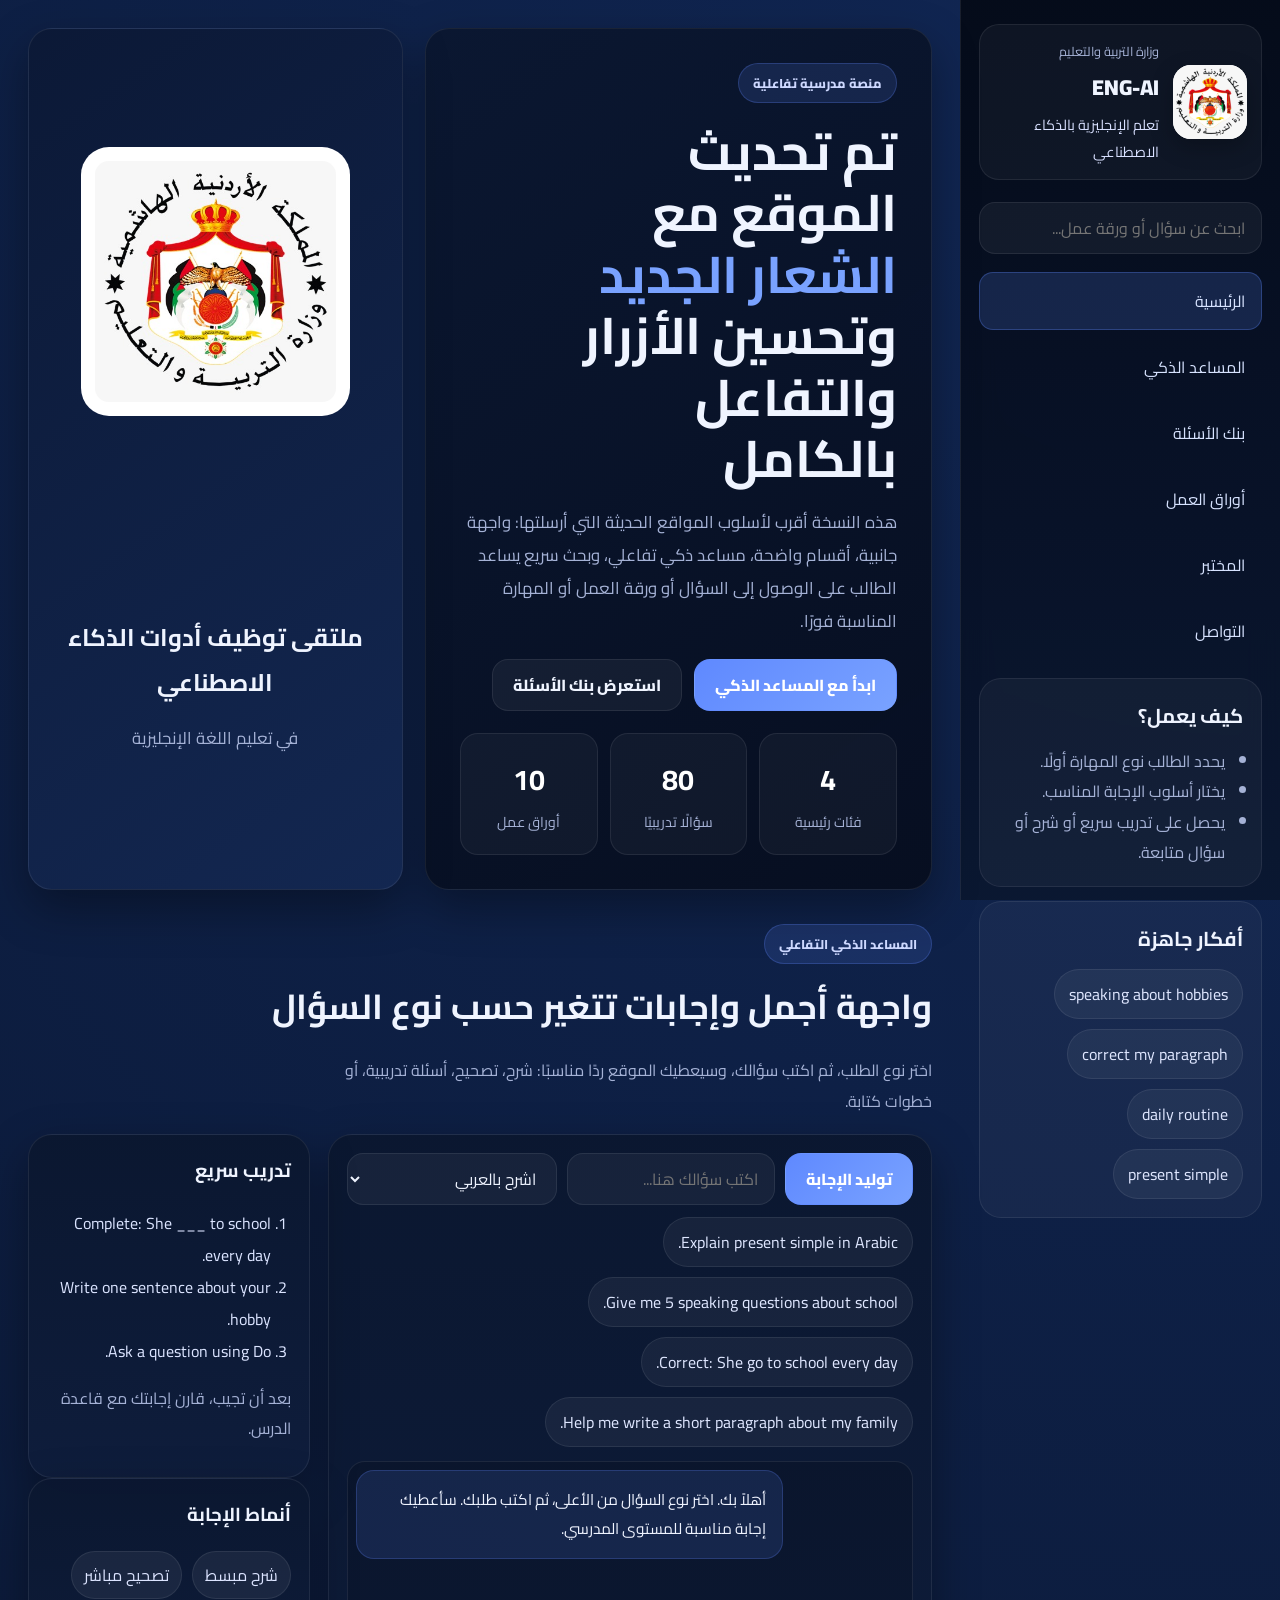
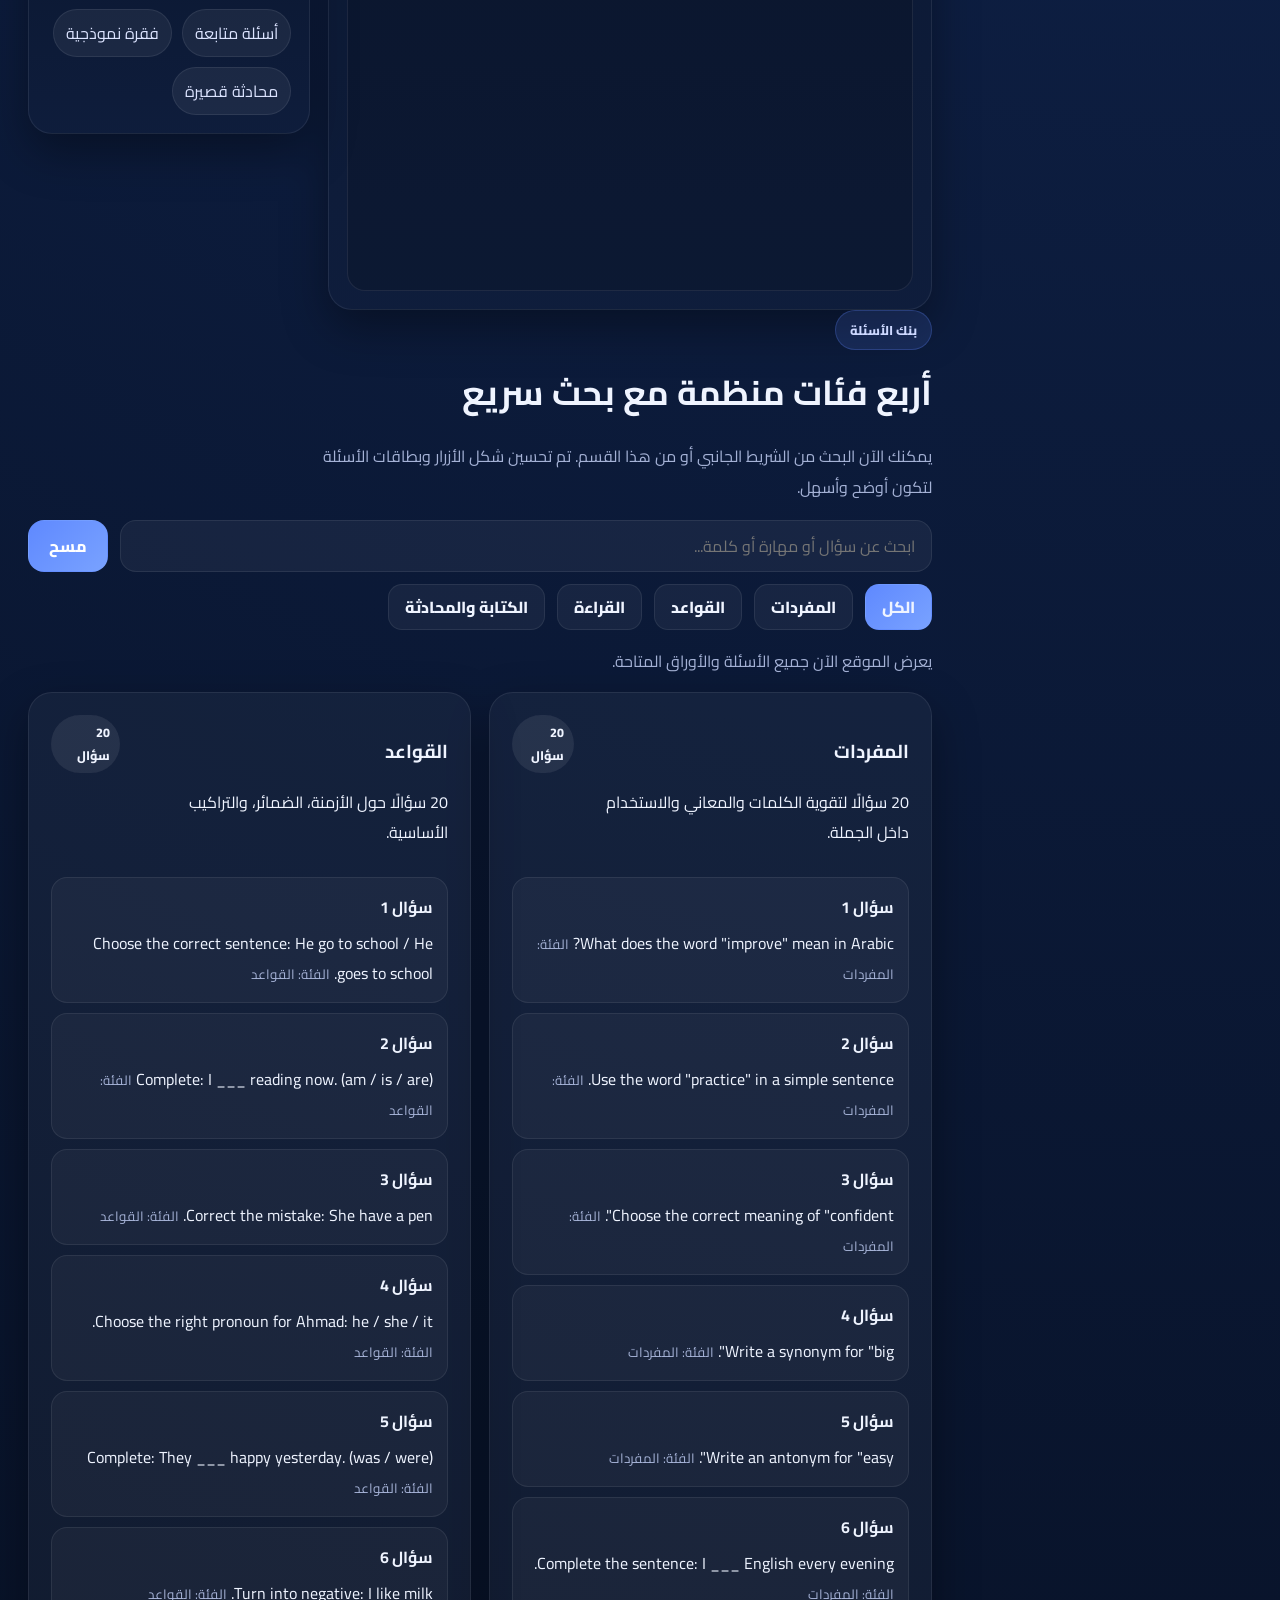
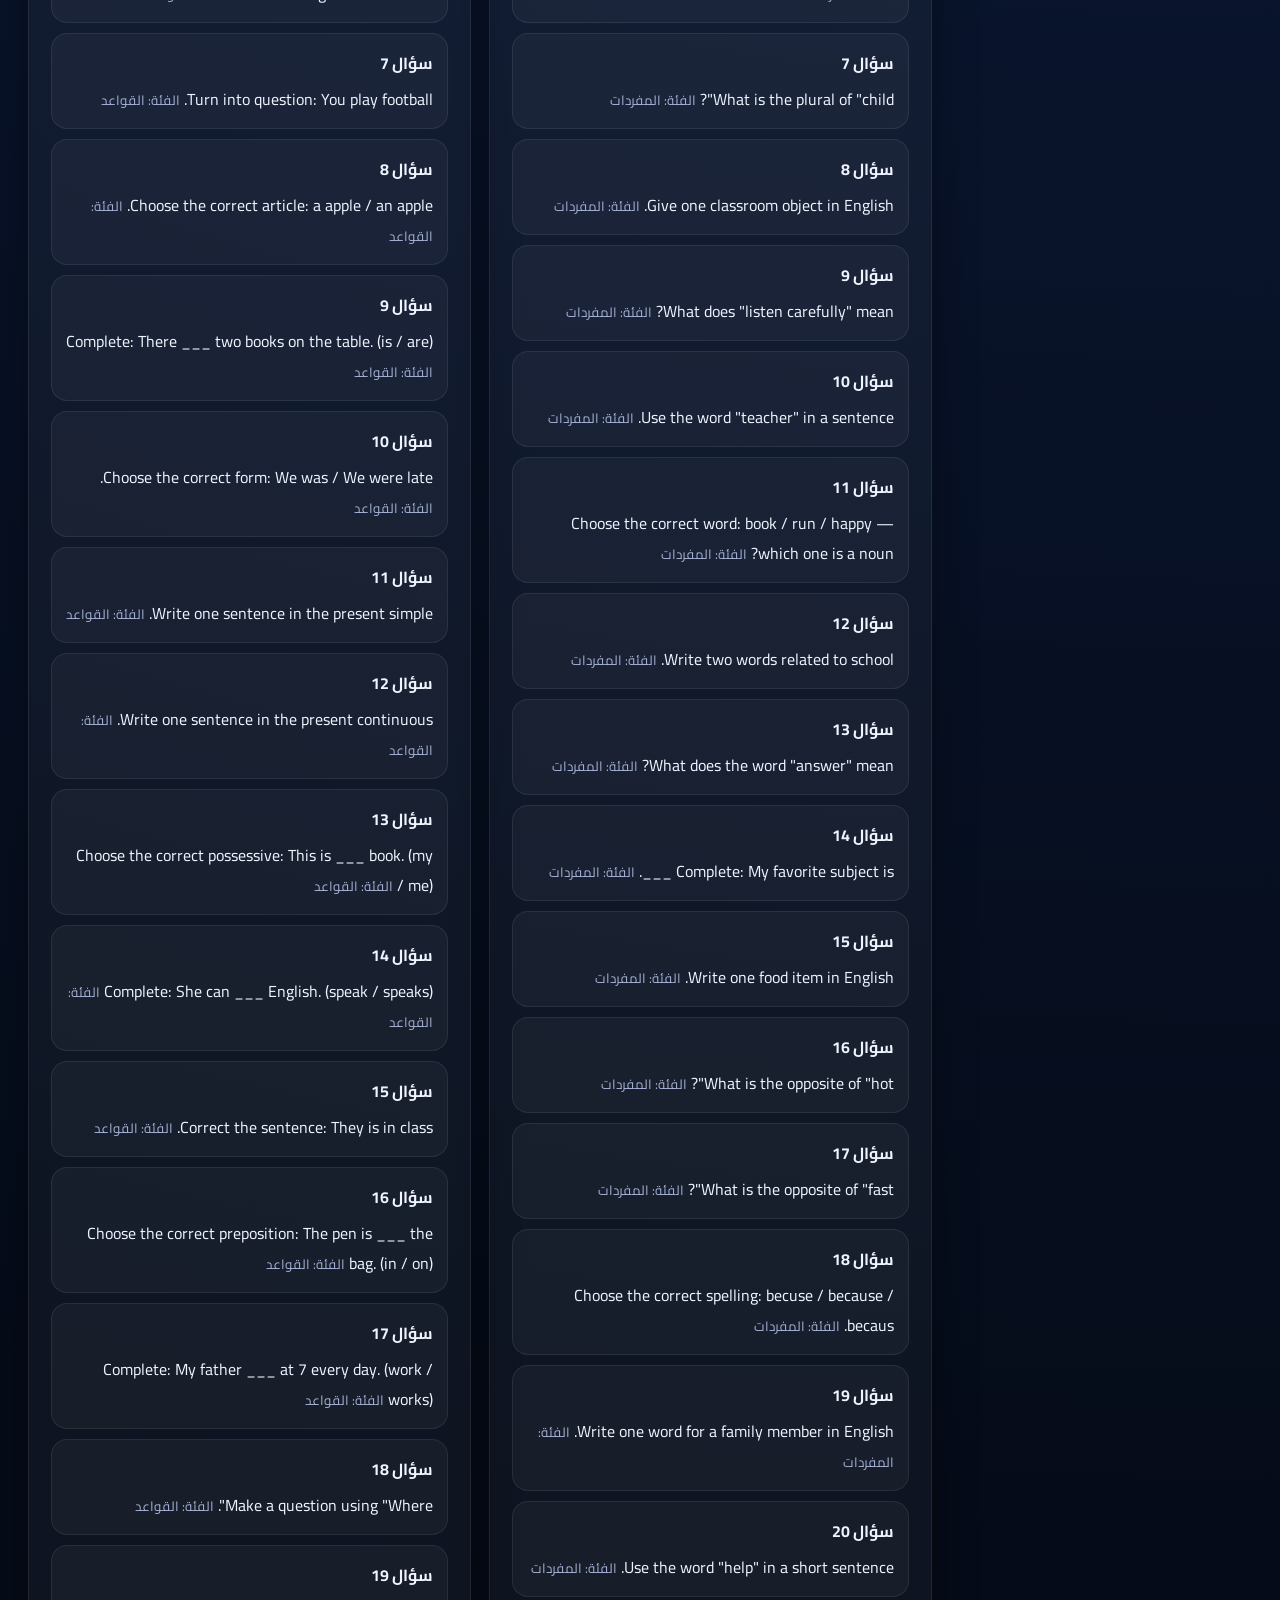
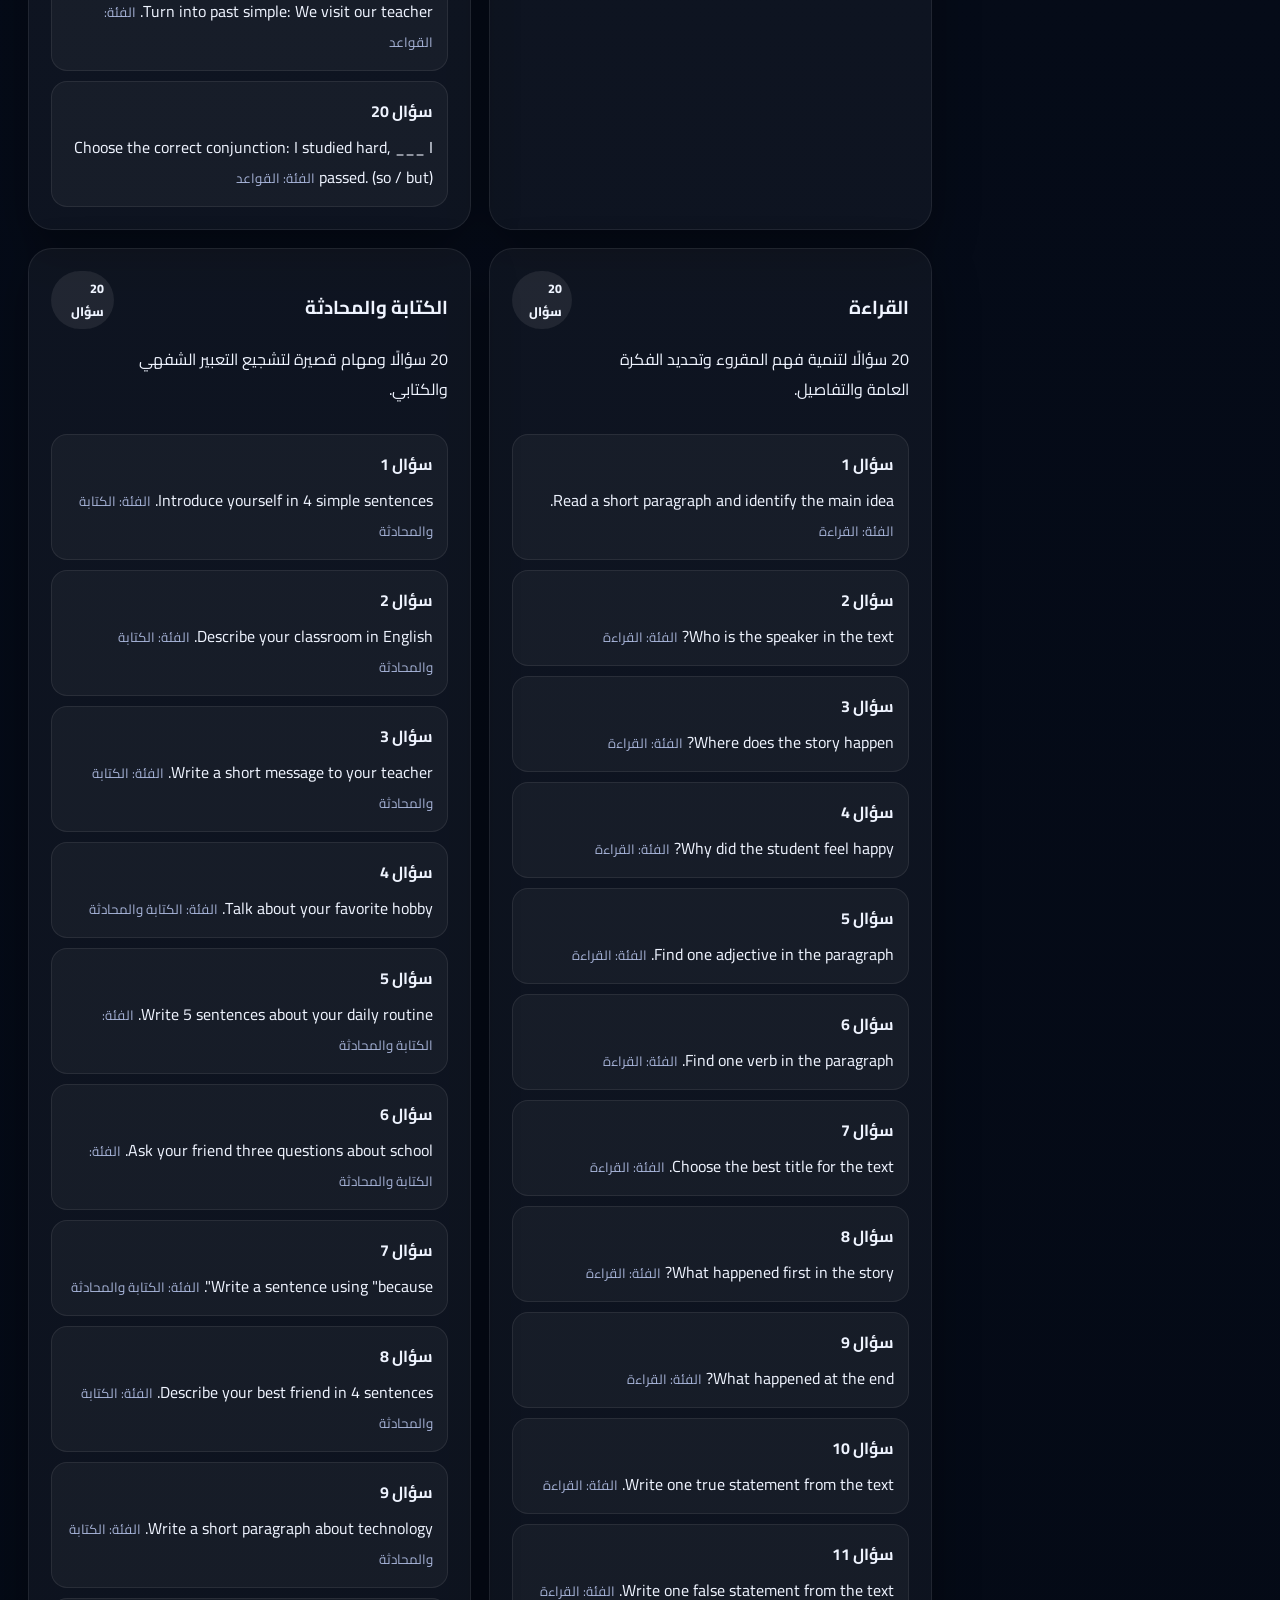
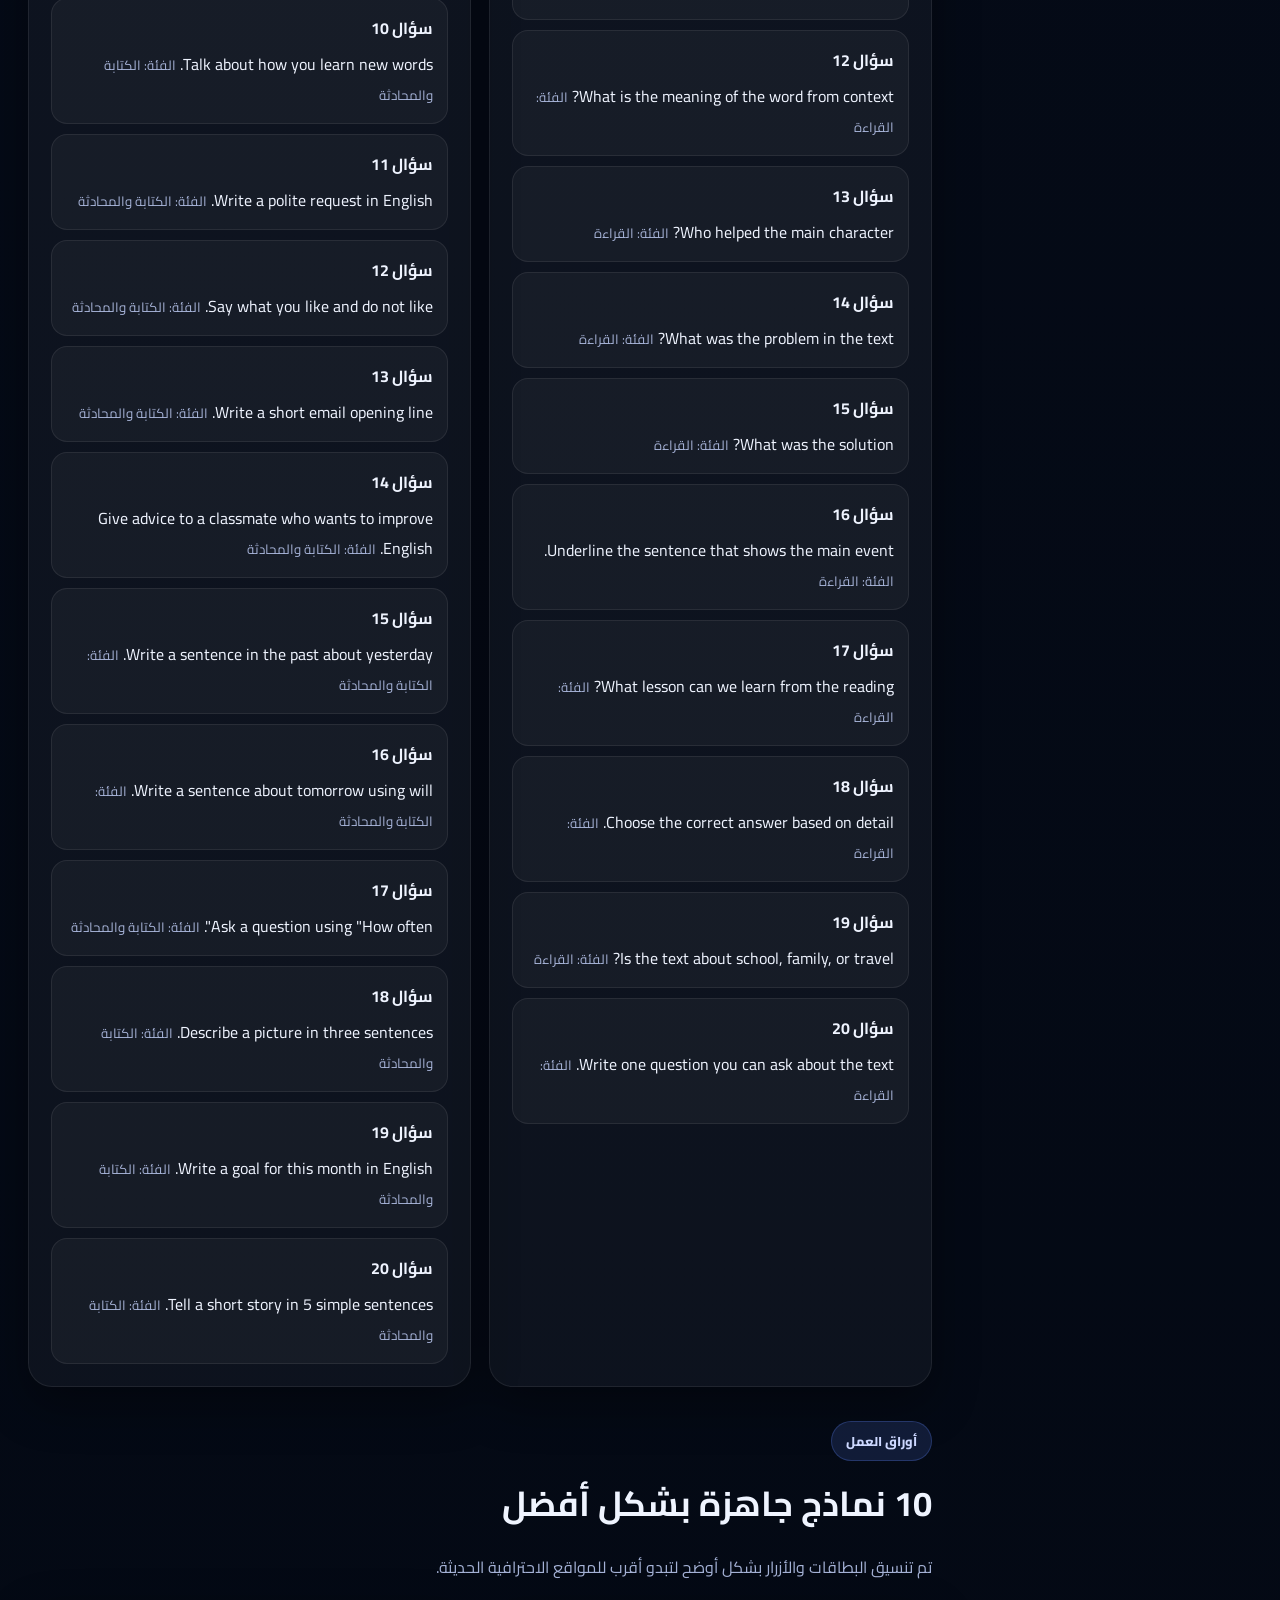
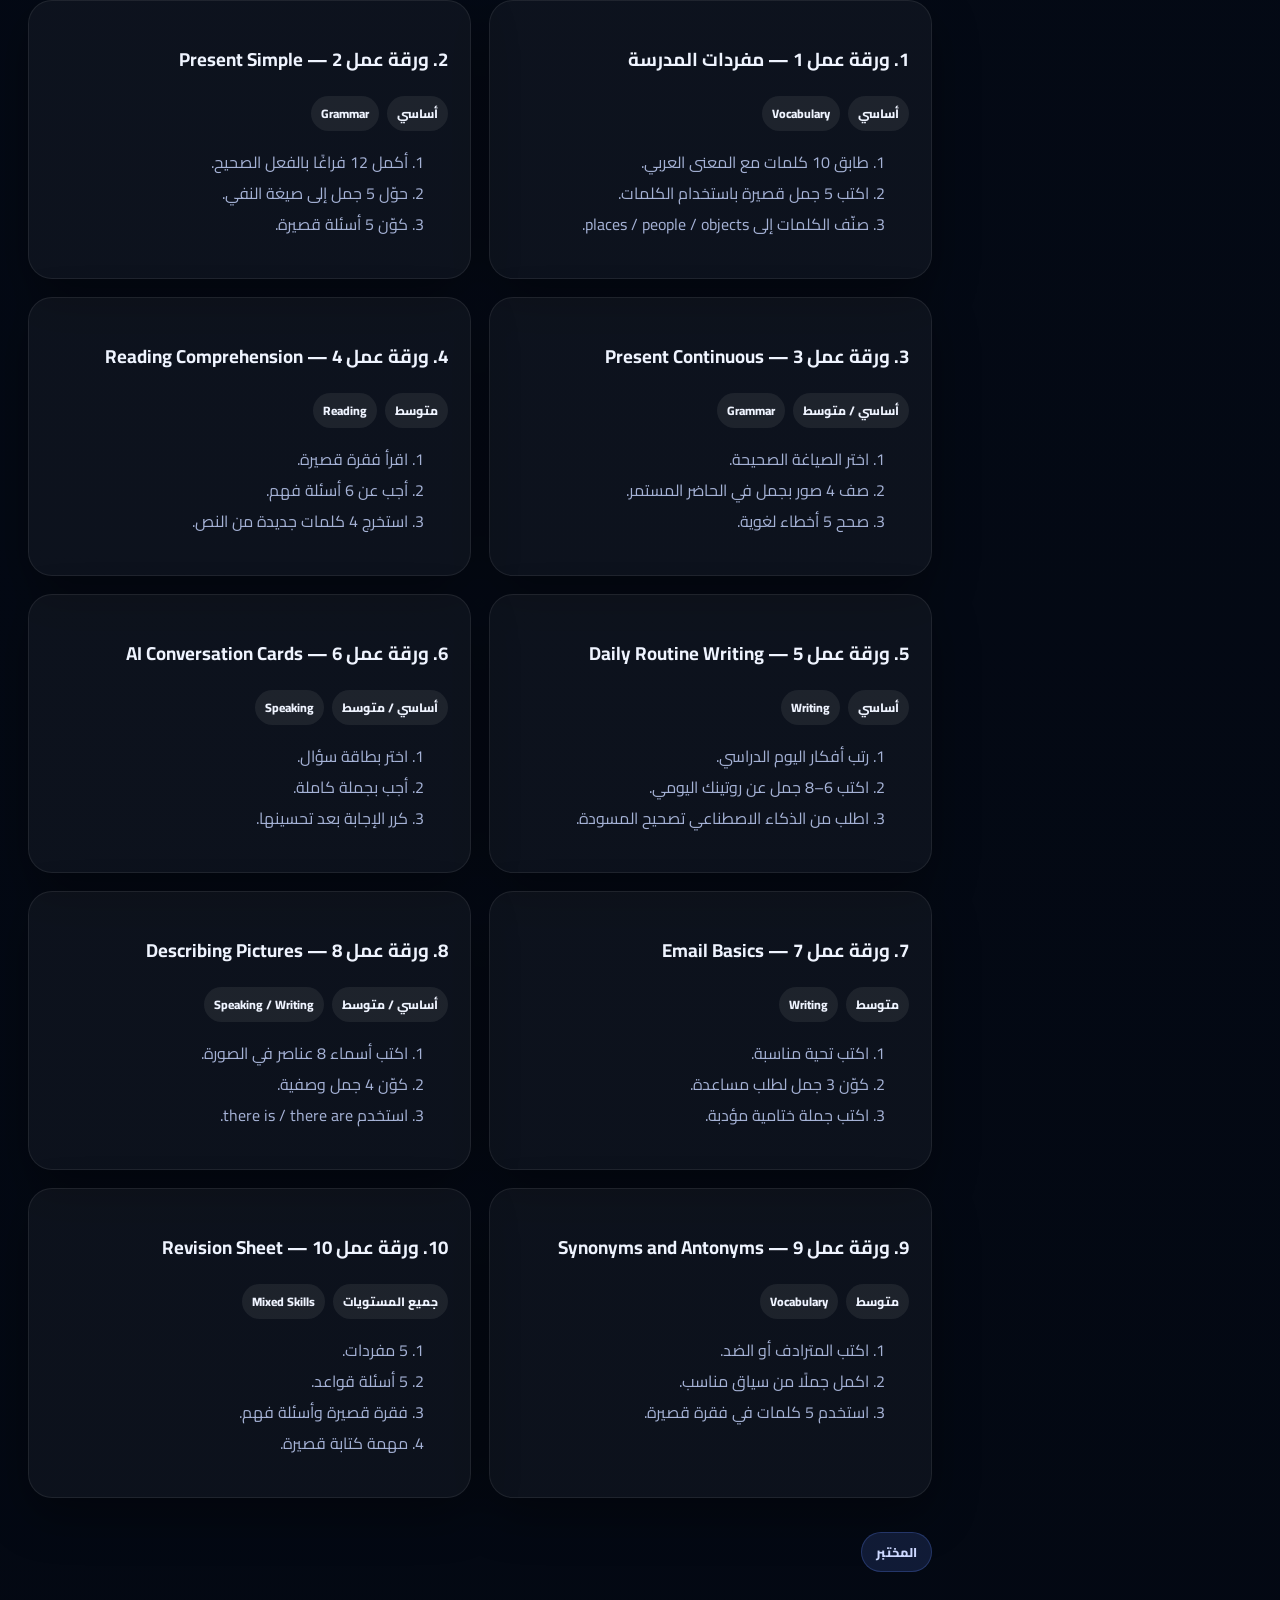
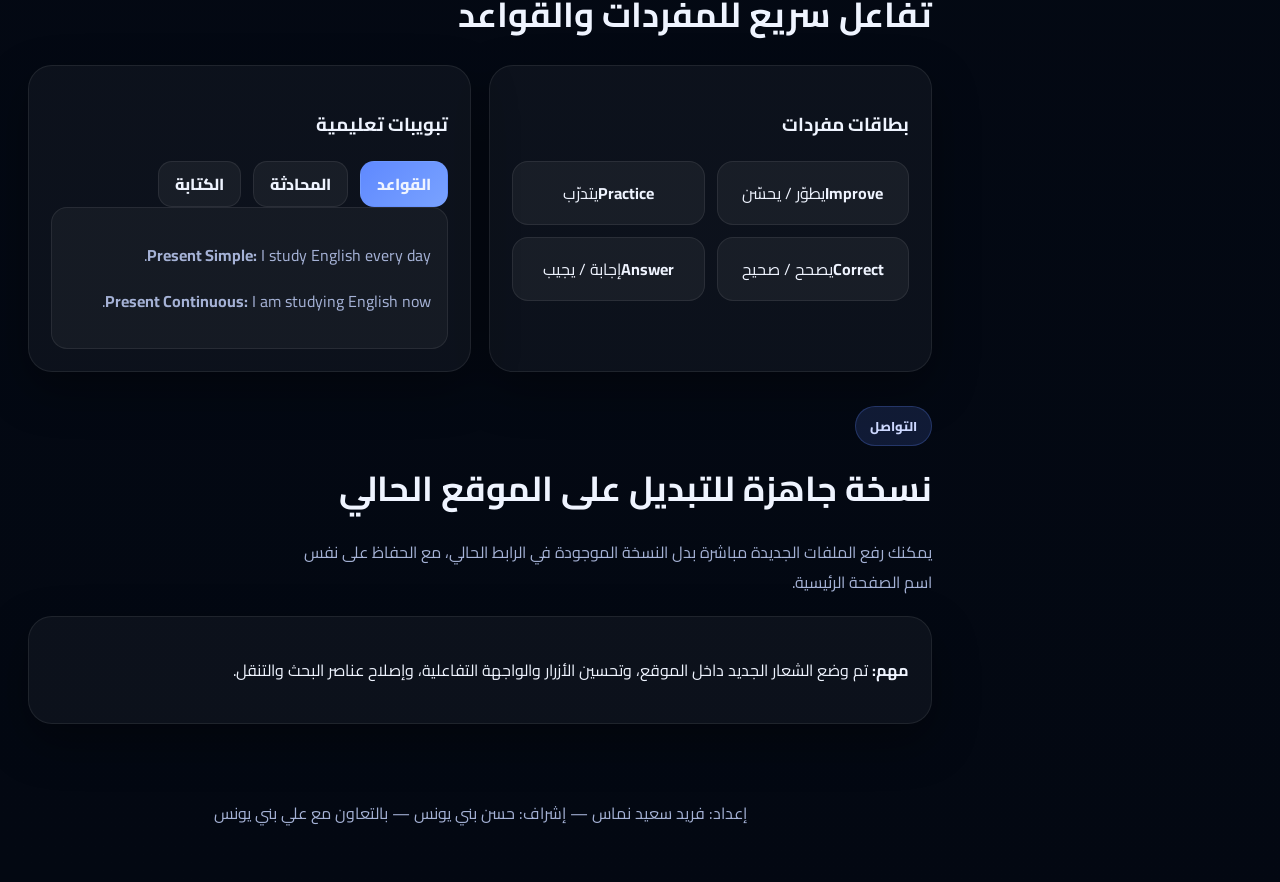
<file: index.html>
<!DOCTYPE html>
<html lang="ar" dir="rtl">
<head>
  <meta charset="UTF-8" />
  <meta name="viewport" content="width=device-width, initial-scale=1.0" />
  <title>ملتقى توظيف الذكاء الاصطناعي في تعليم الإنجليزية</title>
  <meta name="description" content="منصة تفاعلية لتوظيف الذكاء الاصطناعي في تعليم اللغة الإنجليزية للطلبة العرب والمعلمين." />
  <link rel="preconnect" href="https://fonts.googleapis.com">
  <link rel="preconnect" href="https://fonts.gstatic.com" crossorigin>
  <link href="https://fonts.googleapis.com/css2?family=Cairo:wght@300;400;600;700;800;900&display=swap" rel="stylesheet">
  <link rel="stylesheet" href="style.css" />
</head>
<body>
  <div class="site-shell">
    <aside class="sidebar" id="sidebar">
      <a class="brand" href="#top">
        <span class="brand-logo"><img src="assets/moe-logo.jpg" alt="شعار وزارة التربية والتعليم الأردنية" /></span>
        <span class="brand-copy">
          <small>وزارة التربية والتعليم</small>
          <strong>ENG-AI</strong>
          <em>تعلم الإنجليزية بالذكاء الاصطناعي</em>
        </span>
      </a>

      <div class="sidebar-search">
        <input id="navSearch" type="search" placeholder="ابحث عن سؤال أو ورقة عمل..." />
      </div>

      <nav class="sidebar-nav" id="mainNav">
        <a href="#top" class="active">الرئيسية</a>
        <a href="#assistant">المساعد الذكي</a>
        <a href="#question-bank">بنك الأسئلة</a>
        <a href="#worksheets">أوراق العمل</a>
        <a href="#lab">المختبر</a>
        <a href="#contact">التواصل</a>
      </nav>

      <div class="sidebar-card">
        <h3>كيف يعمل؟</h3>
        <ul>
          <li>يحدد الطالب نوع المهارة أولًا.</li>
          <li>يختار أسلوب الإجابة المناسب.</li>
          <li>يحصل على تدريب سريع أو شرح أو سؤال متابعة.</li>
        </ul>
      </div>

      <div class="sidebar-card ideas-card">
        <h3>أفكار جاهزة</h3>
        <div class="idea-tags">
          <button type="button" data-prompt="speaking about hobbies">speaking about hobbies</button>
          <button type="button" data-prompt="correct my paragraph">correct my paragraph</button>
          <button type="button" data-prompt="daily routine">daily routine</button>
          <button type="button" data-prompt="present simple">present simple</button>
        </div>
      </div>
    </aside>

    <button class="mobile-toggle" id="mobileToggle" type="button" aria-label="فتح القائمة">☰</button>

    <main class="main-content" id="top">
      <section class="hero">
        <div class="hero-content reveal">
          <span class="hero-pill">منصة مدرسية تفاعلية</span>
          <h1>تم تحديث الموقع مع <span>الشعار الجديد</span> وتحسين الأزرار والتفاعل بالكامل</h1>
          <p>
            هذه النسخة أقرب لأسلوب المواقع الحديثة التي أرسلتها: واجهة جانبية، أقسام واضحة، مساعد ذكي تفاعلي،
            وبحث سريع يساعد الطالب على الوصول إلى السؤال أو ورقة العمل أو المهارة المناسبة فورًا.
          </p>
          <div class="hero-actions">
            <a class="btn btn-primary" href="#assistant">ابدأ مع المساعد الذكي</a>
            <a class="btn btn-secondary" href="#question-bank">استعرض بنك الأسئلة</a>
          </div>
          <div class="hero-stats">
            <article><strong>4</strong><span>فئات رئيسية</span></article>
            <article><strong>80</strong><span>سؤالًا تدريبيًا</span></article>
            <article><strong>10</strong><span>أوراق عمل</span></article>
          </div>
        </div>
        <div class="hero-panel reveal delay-1">
          <img src="assets/moe-logo.jpg" alt="شعار الوزارة" class="hero-logo" />
          <div class="hero-panel-copy">
            <h2>ملتقى توظيف أدوات الذكاء الاصطناعي</h2>
            <p>في تعليم اللغة الإنجليزية</p>
          </div>
        </div>
      </section>

      <section class="assistant-section reveal" id="assistant">
        <div class="section-heading">
          <span class="section-kicker">المساعد الذكي التفاعلي</span>
          <h2>واجهة أجمل وإجابات تتغير حسب نوع السؤال</h2>
          <p>اختر نوع الطلب، ثم اكتب سؤالك، وسيعطيك الموقع ردًا مناسبًا: شرح، تصحيح، أسئلة تدريبية، أو خطوات كتابة.</p>
        </div>

        <div class="assistant-grid">
          <div class="assistant-chat card-dark">
            <div class="assistant-toolbar">
              <button class="btn action-btn" id="generateAnswer" type="button">توليد الإجابة</button>
              <input id="assistantInput" type="text" placeholder="اكتب سؤالك هنا..." />
              <select id="assistantMode">
                <option value="arabic_explain">اشرح بالعربي</option>
                <option value="correct">صحح كتابتي</option>
                <option value="questions">اعطني أسئلة تدريب</option>
                <option value="paragraph">اكتب فقرة قصيرة</option>
                <option value="speaking">ساعدني في المحادثة</option>
              </select>
            </div>

            <div class="assistant-suggestions" id="assistantSuggestions">
              <button type="button" data-suggest="Explain present simple in Arabic.">Explain present simple in Arabic.</button>
              <button type="button" data-suggest="Give me 5 speaking questions about school.">Give me 5 speaking questions about school.</button>
              <button type="button" data-suggest="Correct: She go to school every day.">Correct: She go to school every day.</button>
              <button type="button" data-suggest="Help me write a short paragraph about my family.">Help me write a short paragraph about my family.</button>
            </div>

            <div class="chat-window" id="chatWindow">
              <div class="message bot">
                <div class="bubble">
                  أهلاً بك. اختر نوع السؤال من الأعلى، ثم اكتب طلبك. سأعطيك إجابة مناسبة للمستوى المدرسي.
                </div>
              </div>
            </div>
          </div>

          <div class="assistant-side">
            <div class="card-dark side-mini">
              <h3>تدريب سريع</h3>
              <ol>
                <li>Complete: She ___ to school every day.</li>
                <li>Write one sentence about your hobby.</li>
                <li>Ask a question using Do.</li>
              </ol>
              <p>بعد أن تجيب، قارن إجابتك مع قاعدة الدرس.</p>
            </div>
            <div class="card-dark side-mini">
              <h3>أنماط الإجابة</h3>
              <div class="mode-list">
                <span>شرح مبسط</span>
                <span>تصحيح مباشر</span>
                <span>أسئلة متابعة</span>
                <span>فقرة نموذجية</span>
                <span>محادثة قصيرة</span>
              </div>
            </div>
          </div>
        </div>
      </section>

      <section class="section reveal" id="question-bank">
        <div class="section-heading">
          <span class="section-kicker">بنك الأسئلة</span>
          <h2>أربع فئات منظمة مع بحث سريع</h2>
          <p>يمكنك الآن البحث من الشريط الجانبي أو من هذا القسم. تم تحسين شكل الأزرار وبطاقات الأسئلة لتكون أوضح وأسهل.</p>
        </div>

        <div class="search-row">
          <input id="siteSearch" type="search" placeholder="ابحث عن سؤال أو مهارة أو كلمة..." />
          <button class="btn btn-primary" id="clearSearch" type="button">مسح</button>
        </div>
        <div class="filter-row" id="filters">
          <button class="filter-btn active" type="button" data-filter="all">الكل</button>
          <button class="filter-btn" type="button" data-filter="vocabulary">المفردات</button>
          <button class="filter-btn" type="button" data-filter="grammar">القواعد</button>
          <button class="filter-btn" type="button" data-filter="reading">القراءة</button>
          <button class="filter-btn" type="button" data-filter="writing">الكتابة والمحادثة</button>
        </div>
        <p class="search-status" id="searchStatus">اكتب كلمة للبحث داخل الأسئلة وأوراق العمل.</p>
        <div class="category-grid" id="questionCategories"></div>
      </section>

      <section class="section reveal" id="worksheets">
        <div class="section-heading">
          <span class="section-kicker">أوراق العمل</span>
          <h2>10 نماذج جاهزة بشكل أفضل</h2>
          <p>تم تنسيق البطاقات والأزرار بشكل أوضح لتبدو أقرب للمواقع الاحترافية الحديثة.</p>
        </div>
        <div class="worksheet-grid" id="worksheetGrid"></div>
      </section>

      <section class="section reveal" id="lab">
        <div class="section-heading">
          <span class="section-kicker">المختبر</span>
          <h2>تفاعل سريع للمفردات والقواعد</h2>
        </div>
        <div class="interactive-grid">
          <article class="card">
            <h3>بطاقات مفردات</h3>
            <div class="flashcards" id="flashcards"></div>
          </article>
          <article class="card">
            <h3>تبويبات تعليمية</h3>
            <div class="tabs">
              <div class="tab-buttons">
                <button class="tab-btn active" type="button" data-tab="grammarTab">القواعد</button>
                <button class="tab-btn" type="button" data-tab="speakingTab">المحادثة</button>
                <button class="tab-btn" type="button" data-tab="writingTab">الكتابة</button>
              </div>
              <div class="tab-panel active" id="grammarTab">
                <p><strong>Present Simple:</strong> I study English every day.</p>
                <p><strong>Present Continuous:</strong> I am studying English now.</p>
              </div>
              <div class="tab-panel" id="speakingTab">
                <ul class="simple-list">
                  <li>Introduce yourself in 5 sentences.</li>
                  <li>Talk about your school day.</li>
                  <li>Ask your friend about hobbies.</li>
                </ul>
              </div>
              <div class="tab-panel" id="writingTab">
                <p>Write 6 sentences about how technology helps you learn English.</p>
              </div>
            </div>
          </article>
        </div>
      </section>

      <section class="section reveal" id="contact">
        <div class="section-heading">
          <span class="section-kicker">التواصل</span>
          <h2>نسخة جاهزة للتبديل على الموقع الحالي</h2>
          <p>يمكنك رفع الملفات الجديدة مباشرة بدل النسخة الموجودة في الرابط الحالي، مع الحفاظ على نفس اسم الصفحة الرئيسية.</p>
        </div>
        <div class="contact-box card">
          <p><strong>مهم:</strong> تم وضع الشعار الجديد داخل الموقع، وتحسين الأزرار والواجهة التفاعلية، وإصلاح عناصر البحث والتنقل.</p>
        </div>
      </section>

      <footer class="site-footer">
        <p>إعداد: فريد سعيد نماس — إشراف: حسن بني يونس — بالتعاون مع علي بني يونس</p>
      </footer>
    </main>
  </div>

  <script src="script.js"></script>
</body>
</html>
</file>
<file: style.css>
:root {
  --bg: #050b18;
  --bg-2: #0b1730;
  --panel: #0f1d3c;
  --panel-2: #16284f;
  --line: rgba(255,255,255,0.08);
  --text: #eff4ff;
  --muted: #a5b2d6;
  --blue: #5f89ff;
  --blue-2: #79a2ff;
  --cyan: #2ed8c3;
  --card: rgba(255,255,255,0.04);
  --radius: 24px;
  --radius-sm: 14px;
  --shadow: 0 18px 45px rgba(0,0,0,0.35);
}
* { box-sizing: border-box; }
html { scroll-behavior: smooth; }
body {
  margin: 0;
  font-family: 'Cairo', sans-serif;
  background: radial-gradient(circle at top right, #112755 0%, var(--bg) 45%, #030812 100%);
  color: var(--text);
  overflow-x: hidden;
}
img { max-width: 100%; display: block; }
a { color: inherit; text-decoration: none; }
button, input, select { font: inherit; }

.site-shell { display: grid; grid-template-columns: 320px 1fr; min-height: 100vh; }
.sidebar {
  position: sticky; top: 0; align-self: start; height: 100vh; padding: 24px 18px;
  background: linear-gradient(180deg, rgba(5,11,24,.96), rgba(11,23,48,.94));
  border-left: 1px solid var(--line);
  backdrop-filter: blur(16px);
}
.brand {
  display: flex; gap: 14px; align-items: center; margin-bottom: 22px;
  background: var(--card); border: 1px solid var(--line); border-radius: 20px; padding: 14px;
}
.brand-logo {
  width: 74px; height: 74px; border-radius: 18px; overflow: hidden; background: white; flex-shrink: 0;
  box-shadow: 0 8px 22px rgba(0,0,0,.25);
}
.brand-logo img { width: 100%; height: 100%; object-fit: contain; }
.brand-copy { display: grid; gap: 4px; }
.brand-copy small { color: var(--muted); font-size: .8rem; }
.brand-copy strong { font-size: 1.35rem; font-weight: 900; }
.brand-copy em { color: #d8e0ff; font-style: normal; font-size: .9rem; }

.sidebar-search input,
.search-row input,
.assistant-toolbar input,
.assistant-toolbar select {
  width: 100%; border: 1px solid var(--line); background: rgba(255,255,255,.05); color: var(--text);
  border-radius: 16px; min-height: 52px; padding: 0 16px;
}
.sidebar-search { margin-bottom: 18px; }
.sidebar-nav { display: grid; gap: 8px; margin-bottom: 18px; }
.sidebar-nav a {
  padding: 13px 16px; border-radius: 14px; color: #d7e3ff; border: 1px solid transparent; transition: .2s ease;
}
.sidebar-nav a:hover, .sidebar-nav a.active { background: rgba(95,137,255,.18); border-color: rgba(95,137,255,.3); }

.sidebar-card {
  background: rgba(255,255,255,.04); border: 1px solid var(--line); border-radius: 22px; padding: 18px; margin-top: 14px;
}
.sidebar-card h3 { margin: 0 0 12px; font-size: 1.25rem; }
.sidebar-card ul { margin: 0; padding-right: 18px; color: var(--muted); line-height: 1.9; }
.idea-tags { display: flex; flex-wrap: wrap; gap: 10px; }
.idea-tags button,
.assistant-suggestions button {
  border: 1px solid var(--line); background: rgba(255,255,255,.05); color: #dfe7ff; border-radius: 999px;
  padding: 9px 14px; cursor: pointer; transition: .2s ease;
}
.idea-tags button:hover,
.assistant-suggestions button:hover { background: rgba(95,137,255,.16); }

.mobile-toggle {
  display: none; position: fixed; top: 18px; right: 18px; z-index: 50; width: 50px; height: 50px; border: 0;
  border-radius: 14px; background: rgba(95,137,255,.9); color: white; box-shadow: var(--shadow);
}
.main-content { padding: 28px; }
.hero {
  display: grid; grid-template-columns: 1.15fr .85fr; gap: 22px; align-items: stretch; margin-bottom: 34px;
}
.hero-content, .hero-panel, .card, .card-dark, .category-card, .worksheet-card, .contact-box {
  border: 1px solid var(--line); border-radius: var(--radius); box-shadow: var(--shadow);
}
.hero-content {
  background: linear-gradient(145deg, rgba(11,23,48,.96), rgba(7,14,31,.95)); padding: 34px;
}
.hero-pill, .section-kicker {
  display: inline-flex; padding: 7px 14px; border-radius: 999px; background: rgba(95,137,255,.15); color: #cdd8ff;
  font-weight: 800; font-size: .8rem; border: 1px solid rgba(95,137,255,.25);
}
.hero h1 { font-size: clamp(2rem, 4vw, 3.6rem); line-height: 1.2; margin: 18px 0 14px; max-width: 13ch; }
.hero h1 span { color: var(--blue-2); }
.hero p { color: var(--muted); line-height: 1.95; font-size: 1.05rem; }
.hero-actions, .search-row, .filter-row, .tab-buttons { display: flex; gap: 12px; flex-wrap: wrap; }
.hero-actions { margin: 22px 0; }
.btn {
  min-height: 52px; padding: 0 20px; border-radius: 16px; border: 1px solid transparent; cursor: pointer;
  display: inline-flex; align-items: center; justify-content: center; font-weight: 800; transition: .2s ease;
}
.btn-primary, .action-btn { background: linear-gradient(135deg, var(--blue), var(--blue-2)); color: white; }
.btn-secondary { background: rgba(255,255,255,.05); color: var(--text); border-color: var(--line); }
.btn:hover, .filter-btn:hover, .tab-btn:hover { transform: translateY(-2px); }
.hero-stats { display: grid; grid-template-columns: repeat(3,1fr); gap: 12px; }
.hero-stats article {
  background: rgba(255,255,255,.04); padding: 18px; border-radius: 18px; text-align: center; border: 1px solid var(--line);
}
.hero-stats strong { display:block; font-size: 1.8rem; color: white; }
.hero-stats span { color: var(--muted); font-size: .88rem; }
.hero-panel {
  background: linear-gradient(145deg, rgba(12,25,54,.95), rgba(20,40,82,.95));
  padding: 28px; display: grid; place-items: center; text-align: center;
}
.hero-logo { width: min(280px, 85%); background: white; border-radius: 28px; padding: 14px; }
.hero-panel-copy h2 { margin-bottom: 8px; }
.hero-panel-copy p { color: var(--muted); }

.section { margin-bottom: 34px; }
.section-heading { margin-bottom: 18px; }
.section-heading h2 { font-size: clamp(1.6rem, 2.7vw, 2.7rem); margin: 10px 0 8px; }
.section-heading p { color: var(--muted); max-width: 70ch; line-height: 1.9; }

.assistant-grid { display: grid; grid-template-columns: 1.5fr .7fr; gap: 18px; }
.card-dark { background: linear-gradient(180deg, rgba(11,23,48,.96), rgba(15,29,60,.96)); padding: 18px; }
.assistant-toolbar {
  display: grid; grid-template-columns: auto 1fr 210px; gap: 10px; align-items: center; margin-bottom: 12px;
}
.assistant-suggestions { display: flex; gap: 10px; flex-wrap: wrap; margin-bottom: 14px; }
.chat-window {
  min-height: 430px; max-height: 430px; overflow: auto; padding: 8px; border-radius: 18px;
  background: rgba(0,0,0,.14); border: 1px solid var(--line);
}
.message { display: flex; margin-bottom: 14px; }
.message.user { justify-content: flex-start; }
.message.bot { justify-content: flex-end; }
.bubble {
  max-width: 78%; border-radius: 18px; padding: 14px 16px; line-height: 1.9; font-size: .96rem;
}
.message.user .bubble { background: rgba(46,216,195,.18); border: 1px solid rgba(46,216,195,.24); }
.message.bot .bubble { background: rgba(95,137,255,.14); border: 1px solid rgba(95,137,255,.24); }
.side-mini h3 { margin-top: 0; }
.side-mini ol { margin: 0; padding-right: 20px; line-height: 2; color: #dbe4ff; }
.side-mini p { color: var(--muted); }
.mode-list { display: flex; flex-wrap: wrap; gap: 10px; }
.mode-list span {
  padding: 8px 12px; border-radius: 999px; background: rgba(255,255,255,.06); border: 1px solid var(--line); color: #dce4ff;
}

.search-row { margin-bottom: 12px; }
.search-row input { flex: 1; }
.filter-row { margin-bottom: 10px; }
.filter-btn, .tab-btn {
  min-height: 46px; padding: 0 16px; border-radius: 14px; border: 1px solid var(--line); background: rgba(255,255,255,.05);
  color: var(--text); cursor: pointer; font-weight: 800;
}
.filter-btn.active, .tab-btn.active { background: linear-gradient(135deg, var(--blue), var(--blue-2)); border-color: transparent; }
.search-status { color: var(--muted); min-height: 28px; }

.category-grid, .worksheet-grid, .interactive-grid { display: grid; gap: 18px; }
.category-grid { grid-template-columns: repeat(2, 1fr); }
.worksheet-grid, .interactive-grid { grid-template-columns: repeat(2,1fr); }
.category-card, .worksheet-card, .card, .contact-box { background: rgba(255,255,255,.04); padding: 22px; }
.category-card header { display:flex; justify-content:space-between; gap: 10px; align-items: start; margin-bottom: 14px; }
.badge { padding: 6px 10px; border-radius: 999px; background: rgba(255,255,255,.08); font-size: .78rem; font-weight: 800; }
.question-list { list-style: none; margin: 0; padding: 0; display: grid; gap: 10px; }
.question-item {
  padding: 14px; border-radius: 16px; background: rgba(255,255,255,.04); border: 1px solid var(--line);
}
.question-item strong { display:block; margin-bottom: 6px; }
.question-item small { color: var(--muted); }
.question-item.hidden, .category-card.hidden, .worksheet-card.hidden { display: none; }
.worksheet-meta { display:flex; gap: 8px; flex-wrap: wrap; margin: 12px 0; }
.worksheet-meta span { padding: 6px 10px; border-radius: 999px; background: rgba(255,255,255,.07); font-size: .76rem; font-weight: 800; }
.worksheet-tasks { color: var(--muted); line-height: 1.95; }
.flashcards { display:grid; grid-template-columns: repeat(2,1fr); gap: 12px; }
.flashcard {
  background: rgba(255,255,255,.05); border: 1px solid var(--line); border-radius: 16px; padding: 16px; color: var(--text); cursor: pointer;
}
.tab-panel { display:none; background: rgba(255,255,255,.04); border: 1px solid var(--line); border-radius: 16px; padding: 16px; color: var(--muted); }
.tab-panel.active { display:block; }
.simple-list { margin: 0; padding-right: 20px; line-height: 2; }
.site-footer { color: var(--muted); padding: 24px 0 10px; text-align: center; }

.reveal { opacity: 0; transform: translateY(18px); transition: .7s ease; }
.reveal.visible { opacity: 1; transform: translateY(0); }
.delay-1 { transition-delay: .1s; }

@media (max-width: 1100px) {
  .site-shell { grid-template-columns: 1fr; }
  .sidebar {
    position: fixed; inset: 0 auto 0 0; width: 310px; transform: translateX(110%); z-index: 60; transition: .25s ease;
  }
  .sidebar.open { transform: translateX(0); }
  .mobile-toggle { display: inline-flex; align-items:center; justify-content:center; }
  .main-content { padding: 78px 18px 24px; }
  .hero, .assistant-grid, .category-grid, .worksheet-grid, .interactive-grid { grid-template-columns: 1fr; }
}
@media (max-width: 700px) {
  .hero-stats { grid-template-columns: 1fr; }
  .assistant-toolbar { grid-template-columns: 1fr; }
  .flashcards { grid-template-columns: 1fr; }
}
</file>
